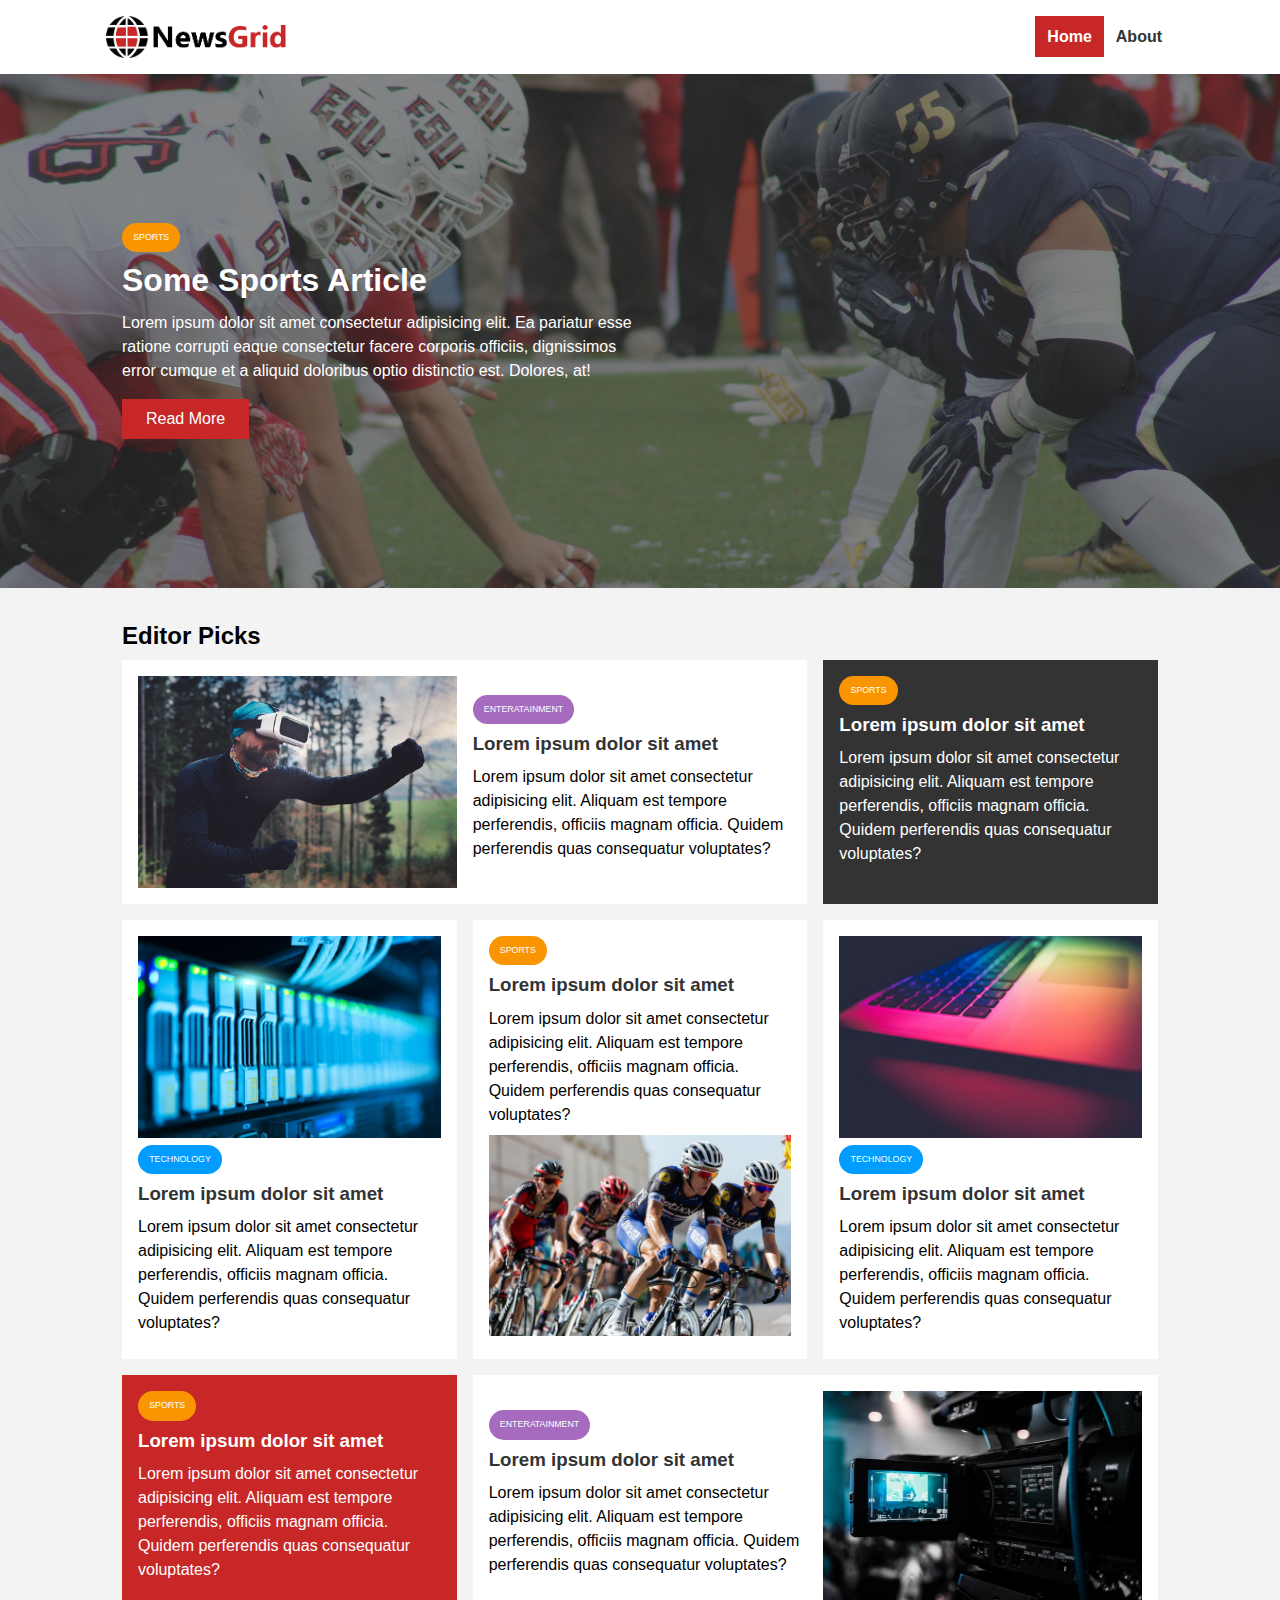
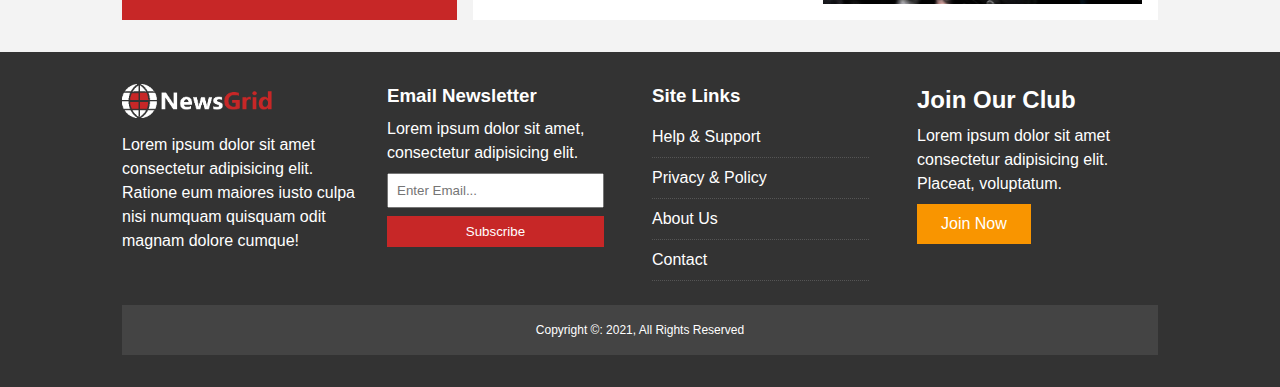
<file: News Website/index.html>
<!DOCTYPE html>
<html lang="en">

<head>
    <meta charset="UTF-8">
    <meta http-equiv="X-UA-Compatible" content="IE=edge">
    <meta name="viewport" content="width=device-width, initial-scale=1.0">
    <link rel="shortcut icon" type="image/x-icon" href="favicon.ico">
    <link rel="stylesheet" href="./css/style.css">
    <link rel="stylesheet" media="screen and (max-width: 768px)" href="./css/mobile.css">
    <link rel="stylesheet" href="https://cdnjs.cloudflare.com/ajax/libs/font-awesome/5.13.0/css/all.min.css"
        integrity="sha256-h20CPZ0QyXlBuAw7A+KluUYx/3pK+c7lYEpqLTlxjYQ=" crossorigin="anonymous" />
    <title>Newsgrid | Latest News</title>
</head>

<body>
    <nav id="main-nav">
        <div class="container">
            <img src="./image_resources/logo.png" alt="NewsGrid" class="logo">
            <div class="social">
                <a href="http://facebook.com" target="_blank"><i class="fab fa-facebook fa-2x"></i></a>
                <a href="http://twitter.com" target="_blank"><i class="fab fa-twitter fa-2x"></i></a>
                <a href="http://instagram.com" target="_blank"><i class="fab fa-instagram fa-2x"></i></a>
                <a href="http://youtube.com" target="_blank"><i class="fab fa-youtube fa-2x"></i></a>
            </div>
            <ul>
                <li><a href="index.html" class="current">Home</a></li>
                <li><a href="about.html">About</a></li>
            </ul>
        </div>
    </nav>

    <!-- showcase -->
    <header id="showcase">
        <div class="container">
            <div class="showcase-container">
                <div class="showcase-content">
                    <div class="category category-sports">Sports</div>
                    <h1>Some Sports Article</h1>
                    <p>Lorem ipsum dolor sit amet consectetur adipisicing elit. Ea pariatur esse ratione corrupti eaque
                        consectetur facere corporis officiis, dignissimos error cumque et a aliquid doloribus optio
                        distinctio est. Dolores, at!</p>
                    <a href="article.html" class="btn btn-primary">Read More</a>
                </div>
            </div>
        </div>
    </header>

    <!-- Home aritcles -->
    <section id="home-articles" class="py-2">
        <div class="container">
            <h2>Editor Picks</h2>
            <div class="articles-container">
                <aritcle class="card">
                    <img src="./image_resources/articles/ent1.jpg" alt="">
                    <div>
                        <div class="category category-ent">Enteratainment</div>
                        <h3>
                            <a href="article.html">Lorem ipsum dolor sit amet</a>
                        </h3>
                        <p>Lorem ipsum dolor sit amet consectetur adipisicing elit. Aliquam est tempore perferendis,
                            officiis magnam officia. Quidem perferendis quas consequatur voluptates?</p>
                    </div>
                </aritcle>

                <aritcle class="card bg-dark">
                    <div class="category category-sports">Sports</div>
                    <h3>
                        <a href="article.html">Lorem ipsum dolor sit amet</a>
                    </h3>
                    <p>Lorem ipsum dolor sit amet consectetur adipisicing elit. Aliquam est tempore perferendis,
                        officiis magnam officia. Quidem perferendis quas consequatur voluptates?</p>
                </aritcle>

                <aritcle class="card">
                    <img src="./image_resources/articles/tech1.jpg" alt="">
                    <div class="category category-tech">Technology</div>
                    <h3>
                        <a href="article.html">Lorem ipsum dolor sit amet</a>
                    </h3>
                    <p>Lorem ipsum dolor sit amet consectetur adipisicing elit. Aliquam est tempore perferendis,
                        officiis magnam officia. Quidem perferendis quas consequatur voluptates?</p>
                </aritcle>

                <aritcle class="card">
                    <div class="category category-sports">Sports</div>
                    <h3>
                        <a href="article.html">Lorem ipsum dolor sit amet</a>
                    </h3>
                    <p>Lorem ipsum dolor sit amet consectetur adipisicing elit. Aliquam est tempore perferendis,
                        officiis magnam officia. Quidem perferendis quas consequatur voluptates?</p>
                    <img src="./image_resources/articles/sports1.jpg" alt="">
                </aritcle>

                <aritcle class="card">
                    <img src="./image_resources/articles/tech2.jpg" alt="">
                    <div class="category category-tech">Technology</div>
                    <h3>
                        <a href="article.html">Lorem ipsum dolor sit amet</a>
                    </h3>
                    <p>Lorem ipsum dolor sit amet consectetur adipisicing elit. Aliquam est tempore perferendis,
                        officiis magnam officia. Quidem perferendis quas consequatur voluptates?</p>
                </aritcle>

                <aritcle class="card bg-primary">
                    <div class="category category-sports">Sports</div>
                    <h3>
                        <a href="article.html">Lorem ipsum dolor sit amet</a>
                    </h3>
                    <p>Lorem ipsum dolor sit amet consectetur adipisicing elit. Aliquam est tempore perferendis,
                        officiis magnam officia. Quidem perferendis quas consequatur voluptates?</p>
                </aritcle>

                <aritcle class="card">
                    <div>
                        <div class="category category-ent">Enteratainment</div>
                        <h3>
                            <a href="article.html">Lorem ipsum dolor sit amet</a>
                        </h3>
                        <p>Lorem ipsum dolor sit amet consectetur adipisicing elit. Aliquam est tempore perferendis,
                            officiis magnam officia. Quidem perferendis quas consequatur voluptates?</p>
                    </div>
                    <img src="./image_resources/articles/ent2.jpg" alt="">
                </aritcle>
            </div>
        </div>
    </section>

    <!-- Footer -->
    <footer id="main-footer" class="py-2">
        <div class="container footer-container">
            <div>
                <img src="./image_resources/logo_light.png" alt="NewsGrid">
                <p>Lorem ipsum dolor sit amet consectetur adipisicing elit. Ratione eum maiores iusto culpa nisi numquam
                    quisquam odit magnam dolore cumque!</p>
            </div>
            <div>
                <h3>Email Newsletter</h3>
                <p>Lorem ipsum dolor sit amet, consectetur adipisicing elit.</p>
                <form>
                    <input type="email" placeholder="Enter Email...">
                    <input type="submit" value="Subscribe" class="btn btn-primary">
                </form>
            </div>
            <div>
                <h3>Site Links</h3>
                <ul class="list">
                    <li><a href="#">Help & Support</a></li>
                    <li><a href="#">Privacy & Policy</a></li>
                    <li><a href="#">About Us</a></li>
                    <li><a href="#">Contact</a></li>
                </ul>
            </div>
            <div>
                <h2>Join Our Club</h2>
                <p>Lorem ipsum dolor sit amet consectetur adipisicing elit. Placeat, voluptatum.</p>
                <a href="#" class="btn btn-secondary">Join Now</a>
            </div>
            <div>
                <p>Copyright &copy: 2021, All Rights Reserved</p>
            </div>
        </div>
    </footer>
</body>

</html>
</file>
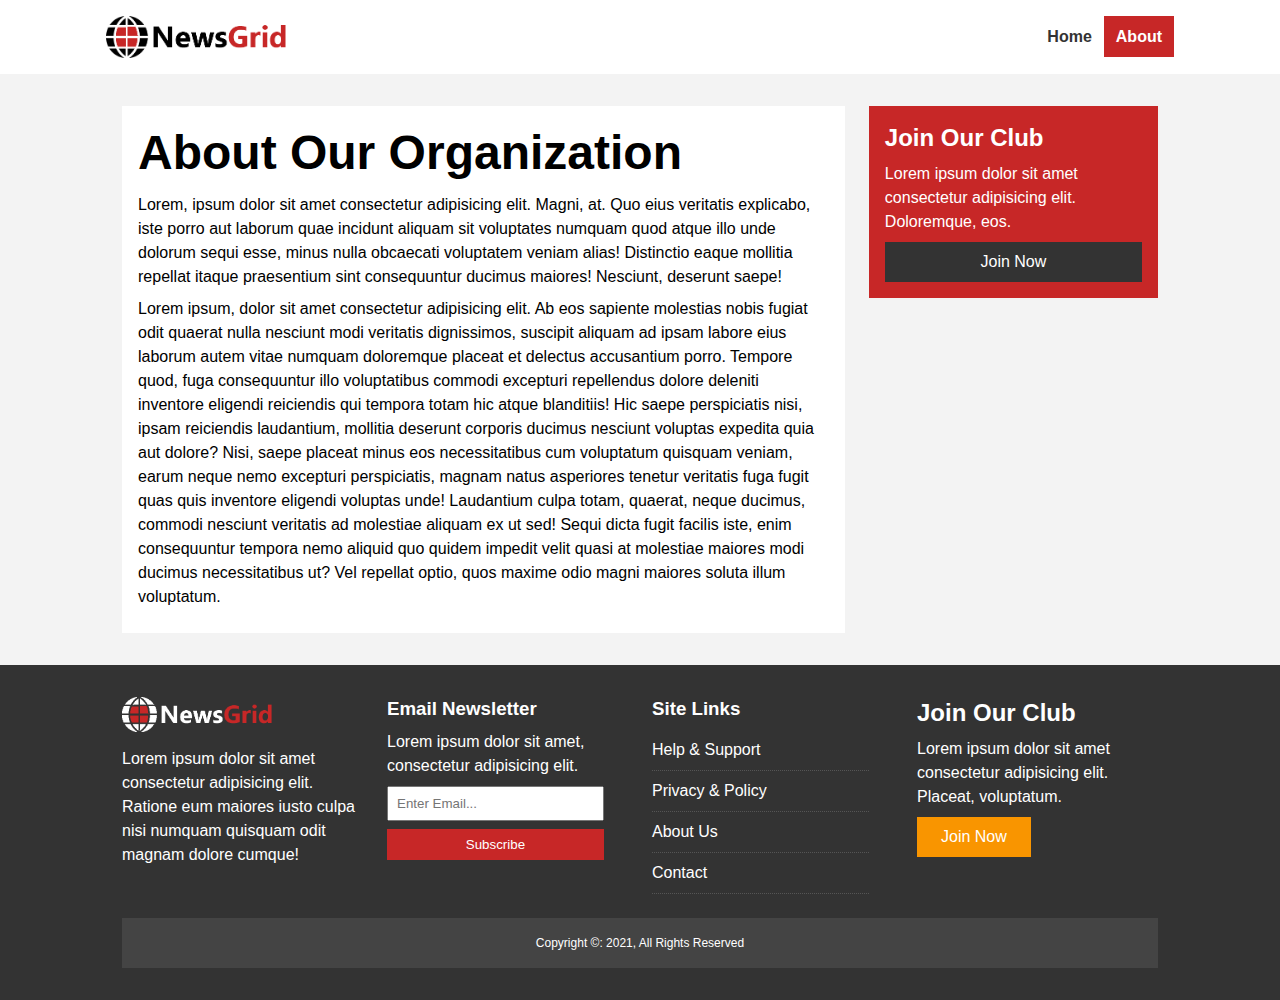
<file: News Website/about.html>
<!DOCTYPE html>
<html lang="en">

<head>
    <meta charset="UTF-8">
    <meta http-equiv="X-UA-Compatible" content="IE=edge">
    <meta name="viewport" content="width=device-width, initial-scale=1.0">
    <link rel="shortcut icon" type="image/x-icon" href="favicon.ico">
    <link rel="stylesheet" href="./css/style.css">
    <link rel="stylesheet" media="screen and (max-width: 768;)" href="./css/mobile.css">
    <link rel="stylesheet" href="https://cdnjs.cloudflare.com/ajax/libs/font-awesome/5.13.0/css/all.min.css"
        integrity="sha256-h20CPZ0QyXlBuAw7A+KluUYx/3pK+c7lYEpqLTlxjYQ=" crossorigin="anonymous" />
    <title>NewsGrid | About</title>
</head>

<body>
    <nav id="main-nav">
        <div class="container">
            <img src="./image_resources/logo.png" alt="NewsGrid" class="logo">
            <div class="social">
                <a href="http://facebook.com" target="_blank"><i class="fab fa-facebook fa-2x"></i></a>
                <a href="http://twitter.com" target="_blank"><i class="fab fa-twitter fa-2x"></i></a>
                <a href="http://instagram.com" target="_blank"><i class="fab fa-instagram fa-2x"></i></a>
                <a href="http://youtube.com" target="_blank"><i class="fab fa-youtube fa-2x"></i></a>
            </div>
            <ul>
                <li><a href="index.html">Home</a></li>
                <li><a href="about.html" class="current">About</a></li>
            </ul>
        </div>
    </nav>

    <section class="about">
        <div class="container">
            <div class="page-container">
                <article class="card">
                    <h1 class="l-heading">About Our Organization</h1>
                    <p>Lorem, ipsum dolor sit amet consectetur adipisicing elit. Magni, at. Quo eius veritatis
                        explicabo, iste porro aut laborum quae incidunt aliquam sit voluptates numquam quod atque illo
                        unde dolorum sequi esse, minus nulla obcaecati voluptatem veniam alias! Distinctio eaque
                        mollitia repellat itaque praesentium sint consequuntur ducimus maiores! Nesciunt, deserunt
                        saepe!</p>
                    <p>Lorem ipsum, dolor sit amet consectetur adipisicing elit. Ab eos sapiente molestias nobis fugiat
                        odit quaerat nulla nesciunt modi veritatis dignissimos, suscipit aliquam ad ipsam labore eius
                        laborum autem vitae numquam doloremque placeat et delectus accusantium porro. Tempore quod, fuga
                        consequuntur illo voluptatibus commodi excepturi repellendus dolore deleniti inventore eligendi
                        reiciendis qui tempora totam hic atque blanditiis! Hic saepe perspiciatis nisi, ipsam reiciendis
                        laudantium, mollitia deserunt corporis ducimus nesciunt voluptas expedita quia aut dolore? Nisi,
                        saepe placeat minus eos necessitatibus cum voluptatum quisquam veniam, earum neque nemo
                        excepturi perspiciatis, magnam natus asperiores tenetur veritatis fuga fugit quas quis inventore
                        eligendi voluptas unde! Laudantium culpa totam, quaerat, neque ducimus, commodi nesciunt
                        veritatis ad molestiae aliquam ex ut sed! Sequi dicta fugit facilis iste, enim consequuntur
                        tempora nemo aliquid quo quidem impedit velit quasi at molestiae maiores modi ducimus
                        necessitatibus ut? Vel repellat optio, quos maxime odio magni maiores soluta illum voluptatum.
                    </p>

                </article>
                <aside class="card bg-primary">
                    <h2>Join Our Club</h2>
                    <p>Lorem ipsum dolor sit amet consectetur adipisicing elit. Doloremque, eos.</p>
                    <a href="#" class="btn btn-dark btn-block">Join Now</a>
                </aside>
            </div>
        </div>
    </section>
    <!-- Footer -->
    <footer id="main-footer" class="py-2">
        <div class="container footer-container">
            <div>
                <img src="./image_resources/logo_light.png" alt="NewsGrid">
                <p>Lorem ipsum dolor sit amet consectetur adipisicing elit. Ratione eum maiores iusto culpa nisi numquam
                    quisquam odit magnam dolore cumque!</p>
            </div>
            <div>
                <h3>Email Newsletter</h3>
                <p>Lorem ipsum dolor sit amet, consectetur adipisicing elit.</p>
                <form>
                    <input type="email" placeholder="Enter Email...">
                    <input type="submit" value="Subscribe" class="btn btn-primary">
                </form>
            </div>
            <div>
                <h3>Site Links</h3>
                <ul class="list">
                    <li><a href="#">Help & Support</a></li>
                    <li><a href="#">Privacy & Policy</a></li>
                    <li><a href="#">About Us</a></li>
                    <li><a href="#">Contact</a></li>
                </ul>
            </div>
            <div>
                <h2>Join Our Club</h2>
                <p>Lorem ipsum dolor sit amet consectetur adipisicing elit. Placeat, voluptatum.</p>
                <a href="#" class="btn btn-secondary">Join Now</a>
            </div>
            <div>
                <p>Copyright &copy: 2021, All Rights Reserved</p>
            </div>
        </div>
    </footer>
</body>

</html>
</file>
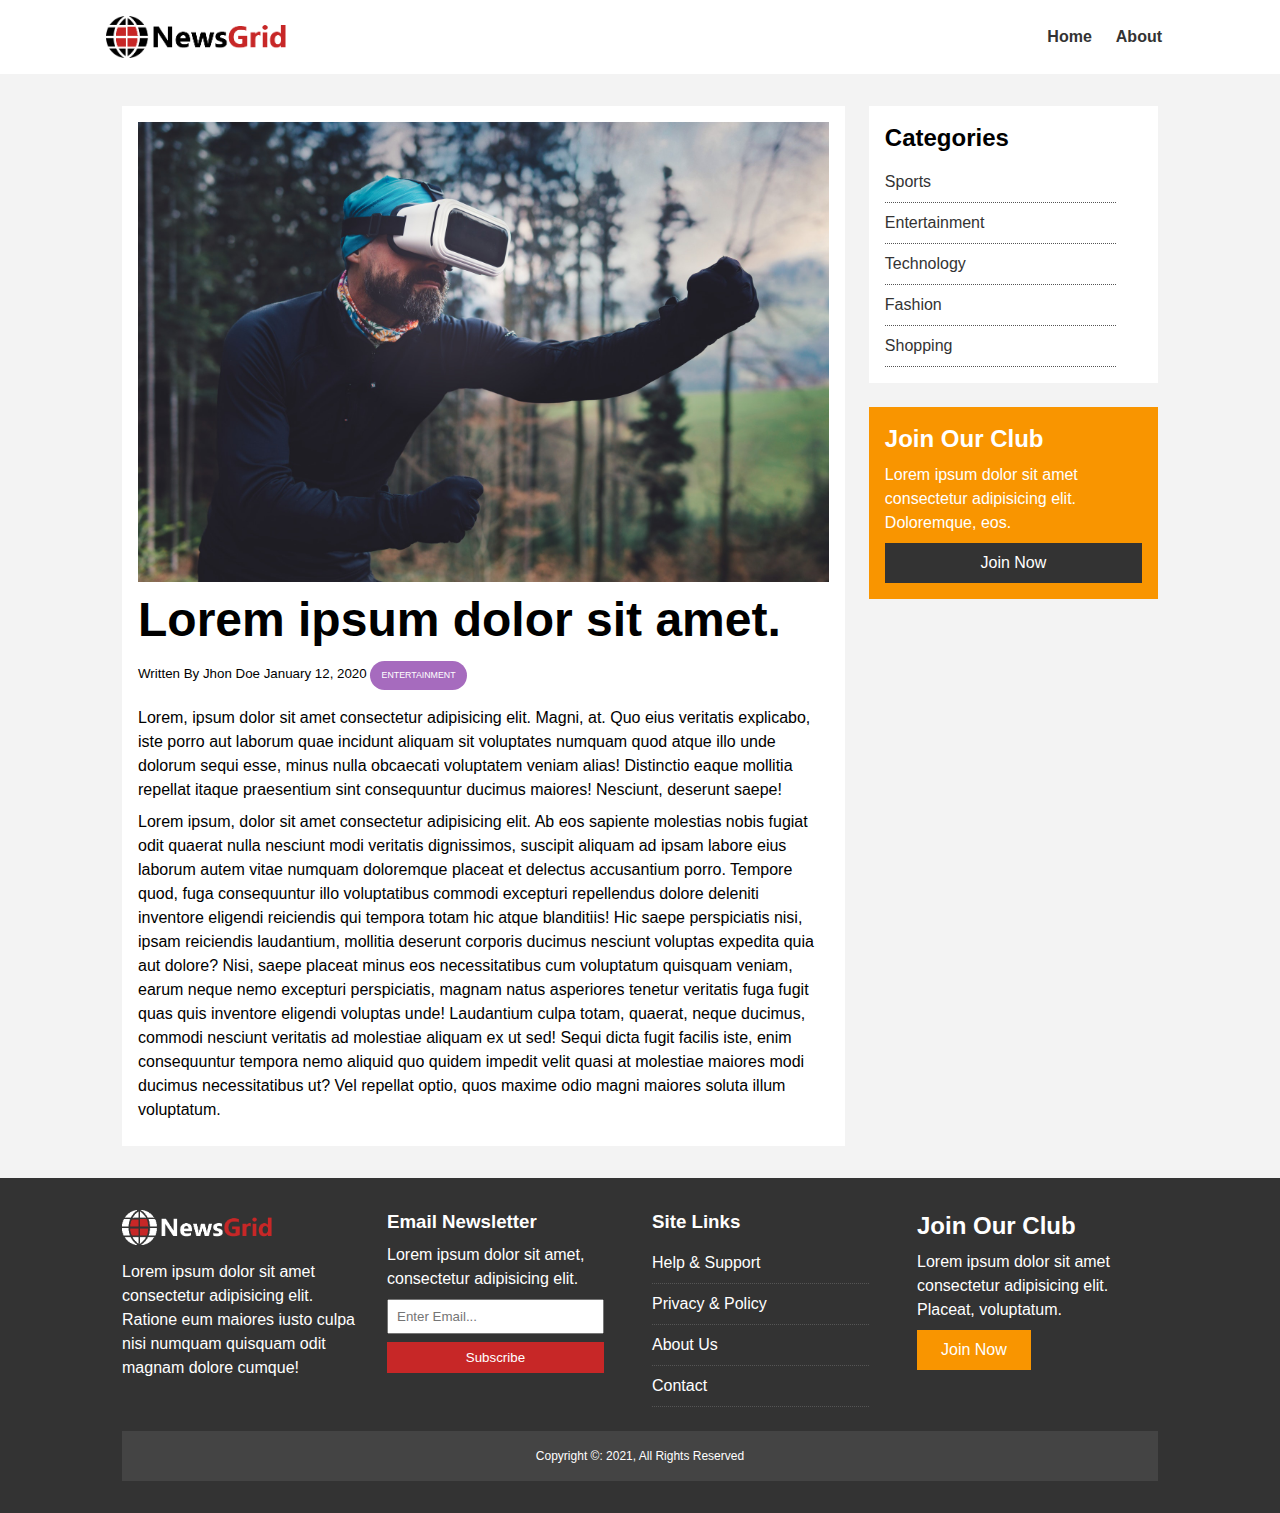
<file: News Website/article.html>
<!DOCTYPE html>
<html lang="en">

<head>
    <meta charset="UTF-8">
    <meta http-equiv="X-UA-Compatible" content="IE=edge">
    <meta name="viewport" content="width=device-width, initial-scale=1.0">
    <link rel="shortcut icon" type="image/x-icon" href="favicon.ico">
    <link rel="stylesheet" href="./css/style.css">
    <link rel="stylesheet" media="screen and (max-width: 768;)" href="./css/mobile.css">
    <link rel="stylesheet" href="https://cdnjs.cloudflare.com/ajax/libs/font-awesome/5.13.0/css/all.min.css"
        integrity="sha256-h20CPZ0QyXlBuAw7A+KluUYx/3pK+c7lYEpqLTlxjYQ=" crossorigin="anonymous" />
    <title>NewsGrid | Latest News</title>
</head>

<body>
    <nav id="main-nav">
        <div class="container">
            <img src="./image_resources/logo.png" alt="NewsGrid" class="logo">
            <div class="social">
                <a href="http://facebook.com" target="_blank"><i class="fab fa-facebook fa-2x"></i></a>
                <a href="http://twitter.com" target="_blank"><i class="fab fa-twitter fa-2x"></i></a>
                <a href="http://instagram.com" target="_blank"><i class="fab fa-instagram fa-2x"></i></a>
                <a href="http://youtube.com" target="_blank"><i class="fab fa-youtube fa-2x"></i></a>
            </div>
            <ul>
                <li><a href="index.html">Home</a></li>
                <li><a href="about.html">About</a></li>
            </ul>
        </div>
    </nav>

    <section class="article">
        <div class="container">
            <div class="page-container">
                <article class="card">
                    <img src="./image_resources/articles/ent1.jpg" alt="">
                    <h1 class="l-heading">Lorem ipsum dolor sit amet.</h1>
                    <div class="meta">
                        <small>
                            <i class="fas fa-user"></i> Written By Jhon Doe January 12, 2020
                        </small>
                        <div class="category category-ent">Entertainment</div>
                    </div>
                    <p>Lorem, ipsum dolor sit amet consectetur adipisicing elit. Magni, at. Quo eius veritatis
                        explicabo, iste porro aut laborum quae incidunt aliquam sit voluptates numquam quod atque illo
                        unde dolorum sequi esse, minus nulla obcaecati voluptatem veniam alias! Distinctio eaque
                        mollitia repellat itaque praesentium sint consequuntur ducimus maiores! Nesciunt, deserunt
                        saepe!</p>
                    <p>Lorem ipsum, dolor sit amet consectetur adipisicing elit. Ab eos sapiente molestias nobis fugiat
                        odit quaerat nulla nesciunt modi veritatis dignissimos, suscipit aliquam ad ipsam labore eius
                        laborum autem vitae numquam doloremque placeat et delectus accusantium porro. Tempore quod, fuga
                        consequuntur illo voluptatibus commodi excepturi repellendus dolore deleniti inventore eligendi
                        reiciendis qui tempora totam hic atque blanditiis! Hic saepe perspiciatis nisi, ipsam reiciendis
                        laudantium, mollitia deserunt corporis ducimus nesciunt voluptas expedita quia aut dolore? Nisi,
                        saepe placeat minus eos necessitatibus cum voluptatum quisquam veniam, earum neque nemo
                        excepturi perspiciatis, magnam natus asperiores tenetur veritatis fuga fugit quas quis inventore
                        eligendi voluptas unde! Laudantium culpa totam, quaerat, neque ducimus, commodi nesciunt
                        veritatis ad molestiae aliquam ex ut sed! Sequi dicta fugit facilis iste, enim consequuntur
                        tempora nemo aliquid quo quidem impedit velit quasi at molestiae maiores modi ducimus
                        necessitatibus ut? Vel repellat optio, quos maxime odio magni maiores soluta illum voluptatum.
                    </p>
                </article>

                <aside id="categories" class="card">
                    <h2>Categories</h2>
                    <ul class="list">
                        <li><a href="#"><i class="fas fa-chevron-right"></i>Sports</a></li>
                        <li><a href="#"><i class="fas fa-chevron-right"></i>Entertainment</a></li>
                        <li><a href="#"><i class="fas fa-chevron-right"></i>Technology</a></li>
                        <li><a href="#"><i class="fas fa-chevron-right"></i>Fashion</a></li>
                        <li><a href="#"><i class="fas fa-chevron-right"></i>Shopping</a></li>
                    </ul>
                </aside>

                <aside class="card bg-secondary">
                    <h2>Join Our Club</h2>
                    <p>Lorem ipsum dolor sit amet consectetur adipisicing elit. Doloremque, eos.</p>
                    <a href="#" class="btn btn-dark btn-block">Join Now</a>
                </aside>
            </div>
        </div>
    </section>
    <!-- Footer -->
    <footer id="main-footer" class="py-2">
        <div class="container footer-container">
            <div>
                <img src="./image_resources/logo_light.png" alt="NewsGrid">
                <p>Lorem ipsum dolor sit amet consectetur adipisicing elit. Ratione eum maiores iusto culpa nisi numquam
                    quisquam odit magnam dolore cumque!</p>
            </div>
            <div>
                <h3>Email Newsletter</h3>
                <p>Lorem ipsum dolor sit amet, consectetur adipisicing elit.</p>
                <form>
                    <input type="email" placeholder="Enter Email...">
                    <input type="submit" value="Subscribe" class="btn btn-primary">
                </form>
            </div>
            <div>
                <h3>Site Links</h3>
                <ul class="list">
                    <li><a href="#">Help & Support</a></li>
                    <li><a href="#">Privacy & Policy</a></li>
                    <li><a href="#">About Us</a></li>
                    <li><a href="#">Contact</a></li>
                </ul>
            </div>
            <div>
                <h2>Join Our Club</h2>
                <p>Lorem ipsum dolor sit amet consectetur adipisicing elit. Placeat, voluptatum.</p>
                <a href="#" class="btn btn-secondary">Join Now</a>
            </div>
            <div>
                <p>Copyright &copy: 2021, All Rights Reserved</p>
            </div>
        </div>
    </footer>
</body>

</html>
</file>
<file: News Website/css/style.css>
:root {
    --primary-color: #c72727;
    --secondary-color: #f99500;
    --light-color: #f3f3f3;
    --dark-color: #333;
    --max-widt: 1100px;
}

.category {
    --sports-color: #f99500;
    --ent-color: #a66bbe;
    --tech-color: #009cff;

}

* {
    margin: 0;
    padding: 0;
    box-sizing: border-box;
}

body {
    font-family: 'Lato', sans-serif;
    line-height: 1.5;
    background: var(--light-color);
}

a {
    color: #333;
    text-decoration: none;
}

ul {
    list-style: none;
}

p {
    margin: .5rem 0;
}

img {
    width: 100%;
}

h1,h2,h3,h4,h5 {
    font-family: 'Staatliches' cursive;
    margin-bottom: .55rem;
    line-height: 1.3;
}

/* Utility */
.container {
    max-width: var(--max-widt);
    margin: auto;
    padding: 0 2rem;
    overflow: hidden;
}

.category {
    display: inline-block;
    color: #fff;
    font-size: 0.55rem;
    text-transform: uppercase;
    padding: 0.5rem 0.7rem;
    border-radius: 15px;
    margin-bottom: 0.5rem;
}

.category-sports {background: var(--sports-color);} 
.category-ent {background: var(--ent-color);} 
.category-tech {background: var(--tech-color);} 

.btn {
    display: inline-block;
    border: none;
    background: var(--dark-color);
    color: #fff;
    padding: 0.5rem 1.5rem;
}

.btn-light {background: var(--light-color);}
.btn-primary {background: var(--primary-color);}
.btn-secondary {background: var(--secondary-color);}

.btn:hover {
    opacity: 0.9;
}

.btn-block {
    display: block;
    width: 100%;
    text-align: center;
}


.card {
    background: #fff;
    padding: 1rem;
}

.bg-dark {
    background: var(--dark-color);
    color: #fff;
}

.bg-primary {
    background: var(--primary-color);
    color: #fff;
}

.bg-secondary {
    background: var(--secondary-color);
    color: #fff;
}

.bg-dark h1,
.bg-dark h2,
.bg-dark h3 a,
.big-dark a
{color: #fff;}
.bg-primary h1,
.bg-primary h2,
.bg-primary h3,
.bg-primary a,
.bg-secondary h1,
.bg-secondary h2,
.bg-secondary h3,
.bg-secondary a {
    color: #fff;
}

.py-1 {padding: 1.5rem 0;}
.py-2 {padding: 2rem 0;}
.py-3 {padding: 3rem 0;}
.p-1 {padding: 1.5rem;}
.p-2 {padding: 2rem;}
.p-3 {padding: 3rem;}


.l-heading {
    font-size: 3rem;
}


.list li {
    padding: .5rem 0;
    border-bottom: #555 dotted 1px;
    width: 90%;
}

.list li a:hover {
    color: var(--primary-color) !important;
}

/* Iner page grid container */
.page-container {
display: grid;
grid-template-columns: 5fr 2fr;
margin: 2rem 0;
grid-gap: 1.5rem;
}


.page-container > *:first-child {
    grid-row: 1 / span 3;
}

/* Navigation */
#main-nav {
    background: #fff;
    position: sticky;
    top: 0;
    z-index: 2;
}

#main-nav .container {
    display: grid;
    grid-template-columns: 6fr 3fr 2fr;
    padding: 1rem;
    align-items: center;
}

#main-nav .logo {
    width: 180px;
}

#main-nav ul {
    justify-self: end;
    display: flex;
}

#main-nav ul li a {
    padding: 0.75rem;
    font-weight: bold;
}

#main-nav ul li a.current {
    background: var(--primary-color);
    color: #fff;
}

#main-nav ul li a:hover {
    background: var(--light-color);
    color: var(--dark-color);
}

#main-nav .social {
    justify-self: center;
}

#main-nav .social i {
    color: #777;
    margin-right: .5rem;
}

/* Showcase */

#showcase {
    color: #fff;
    background: #333;
    padding: 2rem;
    position: relative;
}

#showcase:before {
    content: '';
    background: url('../image_resources/featured.jpg') no-repeat center center/cover;
    position: absolute;
    top: 0;
    left: 0;
    width: 100%;
    height: 100%;
    opacity: 0.4;
}

#showcase .showcase-container {
    display: grid;
    grid-template-columns: repeat(2, 1fr);
    justify-content: center;
    align-items: center;
    height: 50vh;
}

#showcase .showcase-content {
    z-index: 1;
}

#showcase .showcase-content p {
    margin-bottom: 1rem;
}

/* Home articles */
#home-articles .articles-container {
    display: grid;
    grid-template-columns: repeat(3,1fr);
    grid-gap: 1rem;
}

#home-articles .articles-container > *:first-child,
#home-articles .articles-container > *:last-child {
    display: grid;
    grid-template-columns: repeat(2, 1fr);
    grid-gap: 1rem;
    align-items: center;
    grid-column: 1 / span 2;
}

#home-articles .articles-container > *:last-child {
    grid-column: 2 / span 2;
}

#article .meta {
    display: flex;
    justify-content: space-between;
    align-items: center;
    background: #eee;
    padding: 0.5rem;
}

#article .meta .category {
    margin-top: 0.4rem;
}

/* Footer */
#main-footer {
    background: var(--dark-color);
    color: #fff;
}

#main-footer img {
    width: 150px;
}

#main-footer a {
    color: #fff;
}

#main-footer .footer-container {
    display: grid;
    grid-template-columns: repeat(4, 1fr);
    grid-gap: 1.5rem;
}

#main-footer .footer-container > *:last-child {
    background: #444;
    grid-column: 1 / span 4;
    padding: .5rem;
    text-align: center;
    font-size: 0.75rem;
}

#main-footer .footer-container input[type='email'] {
    width: 90%;
    padding: 0.5rem;
    margin-bottom: 0.5rem;
}


#main-footer .footer-container input[type='submit'] {
    width: 90%;
}
</file>
<file: News Website/css/mobile.css>
/* navigation */
#main-nav .social {
    display: none;
}

#main-nav .container {
    grid-template-columns: 1fr;
    grid-gap: 1.2rem;
}


#main-nav ul, 
#main-nav .logo {
    justify-self: center;
}

#main-nav ul li a {
    padding: 0.50rem;
}

#home-articles .articles-container {
    grid-template-columns: repeat(2, 1fr);
}

#home-articles .articles-container > *:first-child, 
#home-articles .articles-container > *:last-child {
    grid-template-columns: 1fr;
    grid-column: 1;
}

@media(max-width: 600px) {
    /* Stack grid items to 1 column */
    #showcase .showcase-container,
    #home-articles .articles-container,
    #main-footer .footer-container {
        grid-template-columns: 1fr;
    }

    #main-footer .footer-container > *:last-child {
        grid-column: 1;
    }

    #main-footer .footer-container > * {
        border-bottom: #444 dotted 1px;
        padding-bottom: 1rem;
    }

    #main-footer .footer-container > *:last-child,
    #main-footer .footer-container > *:nth-child(3),
    #main-footer .footer-container > *:nth-child(4) {
        border: none;
    }

    .page-container {
        grid-template-columns: 1fr;
        text-align: center;
    }

    .page-container > *:first-child {
        grid-row: 1;
    }

    .l-heading {
        font-size: 2rem;
    }
}
</file>
